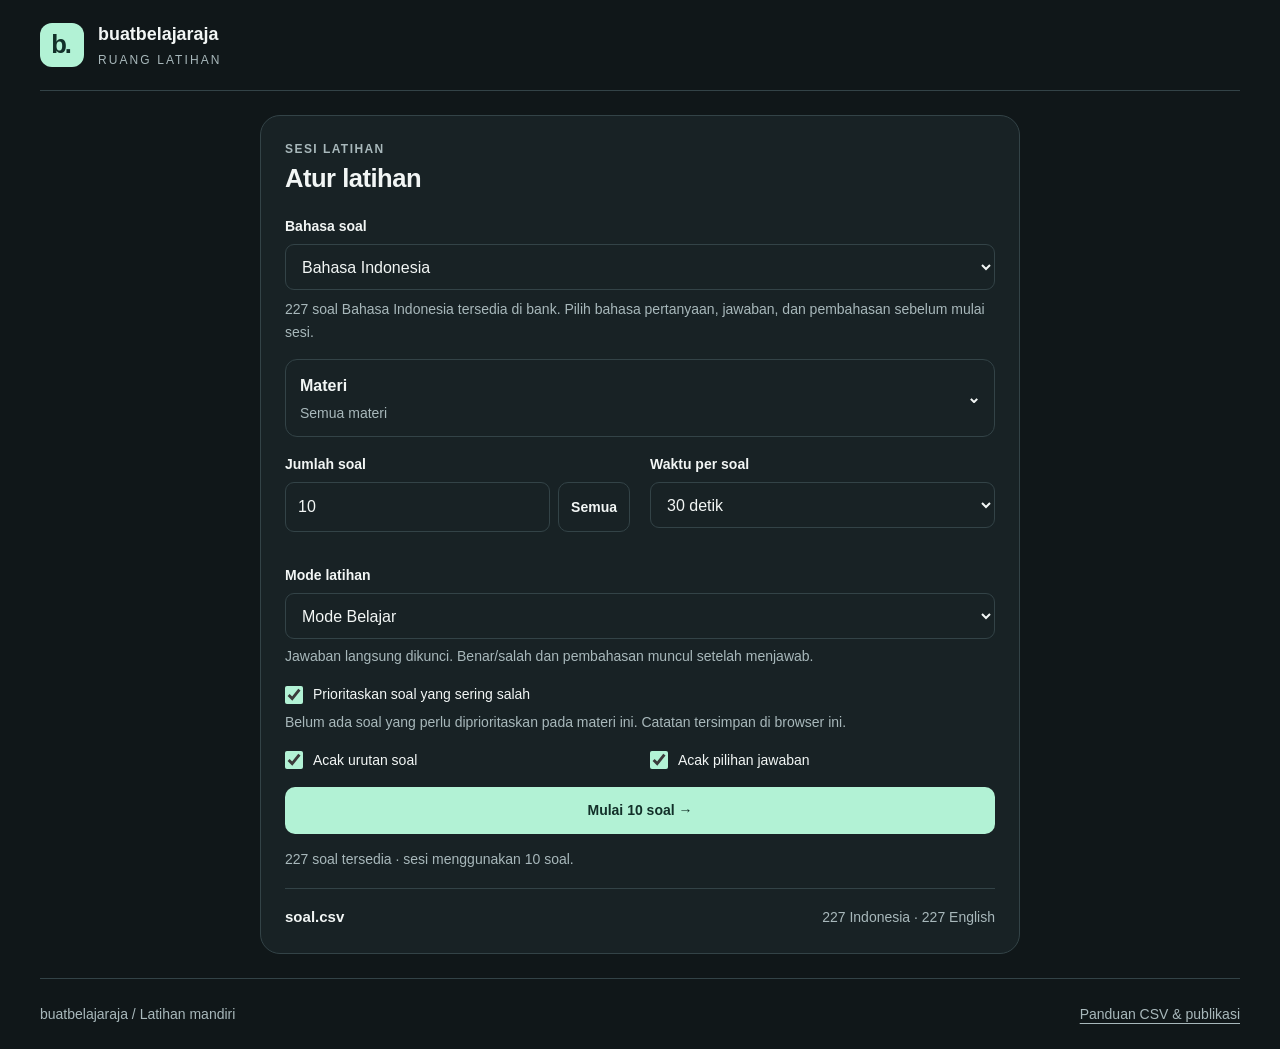
<file: index.html>
<!doctype html>
<html lang="id">
<head>
  <meta charset="utf-8">
  <meta name="viewport" content="width=device-width,initial-scale=1">
  <meta name="description" content="Latihan kuis jaringan dengan jawaban interaktif, pembahasan, dan bank soal CSV milikmu sendiri.">
  <meta name="theme-color" content="#101719">
  <title>buatbelajaraja — Ruang Latihan</title>
  <link rel="stylesheet" href="./style.css?v=5a0716dc68b0">
  <script src="./quiz-core.js?v=5a0716dc68b0" defer></script>
  <script src="./curriculum.js?v=5a0716dc68b0" defer></script>
  <script src="./practice-history.js?v=5a0716dc68b0" defer></script>
  <script src="./quiz-session.js?v=5a0716dc68b0" defer></script>
  <script src="./content-format.js?v=5a0716dc68b0" defer></script>
  <script src="./script.js?v=5a0716dc68b0" defer></script>
</head>
<body class="setup-view">
  <a class="skip" href="#workspace">Langsung ke kuis</a>
  <header class="topbar wrap">
    <a class="brand" href="./"><span class="brand-mark" aria-hidden="true">b.</span><span>buatbelajaraja<span class="brand-sub">RUANG LATIHAN</span></span></a>
  </header>
  <main class="wrap layout" id="workspace">
    <aside class="sidebar">
      <div class="eyebrow">SESI LATIHAN</div>
      <h1>Atur latihan</h1>

      <section id="resume-panel" class="resume-panel" aria-labelledby="resume-title" hidden>
        <h2 id="resume-title">Sesi belum selesai</h2><p id="resume-summary"></p>
        <p class="muted small">Jika memakai timer, waktu soal yang sedang terbuka tetap berjalan saat halaman ditutup.</p>
        <div class="resume-actions"><button id="resume-session" class="button primary" type="button">Lanjutkan sesi</button><button id="discard-session" class="text-button" type="button">Buang sesi</button></div>
      </section>
      <p id="resume-notice" class="muted small" role="status" hidden></p>
      <form id="settings">
        <fieldset id="settings-fields">
          <legend class="sr-only">Pengaturan sesi</legend>
          <div class="language-setting"><label for="language">Bahasa soal</label><select id="language" aria-describedby="language-help"><option value="id" selected>Bahasa Indonesia</option><option value="en">English</option></select><p id="language-help" class="muted small" role="status">Pilih bahasa pertanyaan, pilihan jawaban, dan pembahasan.</p></div>
          <details id="material-picker" class="material-picker">
            <summary id="material-toggle"><span>Materi<span id="material-summary" class="muted small">Semua materi</span></span><span aria-hidden="true">⌄</span></summary>
            <div class="material-fields">
              <label for="material-search">Cari materi</label>
              <div class="search-row"><input id="material-search" type="search" placeholder="Cari HSRP, EIGRP, atau 8.6" autocomplete="off" aria-controls="search-results" aria-describedby="search-status"><button id="search-clear" class="text-button" type="button" hidden>Hapus</button></div>
              <p id="search-status" class="muted small" role="status" aria-live="polite" hidden></p>
              <ul id="search-results" class="search-results" aria-label="Hasil pencarian materi" hidden></ul>
              <label for="module">Chapter / modul</label>
              <select id="module"><option value="">Pilih modul</option></select>
              <label for="submodule">Submodul</label>
              <select id="submodule" disabled><option value="">Pilih modul terlebih dahulu</option></select>
              <button id="add-material" class="button secondary full" type="button" disabled>Tambahkan materi</button>
              <p class="muted small">Tambahkan beberapa modul atau submodul. Tanpa pilihan khusus, semua materi digunakan.</p>
              <ul id="selected-materials" class="selected-materials" aria-label="Materi terpilih"></ul>
              <button id="clear-materials" class="text-button" type="button" hidden>Gunakan semua materi</button>
              <p id="selection-announcement" class="sr-only" role="status" aria-live="polite"></p>
              <p id="selection-detail" class="muted small"></p>
            </div>
          </details>
          <div class="setting-group"><label for="count">Jumlah soal</label>
          <div class="count-row"><input id="count" type="number" min="1" max="5000" step="1" value="10" required inputmode="numeric" aria-describedby="bank-status"><button id="all-questions" class="button secondary" type="button">Semua</button></div></div>
          <div class="setting-group"><label for="duration">Waktu per soal</label>
          <select id="duration"><option value="0">Tanpa timer</option><option value="10">10 detik</option><option value="20">20 detik</option><option value="30" selected>30 detik</option><option value="45">45 detik</option></select></div>
          <div class="mode-setting"><label for="mode">Mode latihan</label><select id="mode" aria-describedby="mode-help"><option value="study">Mode Belajar</option><option value="exam">Mode Ujian</option></select><p id="mode-help" class="muted small">Benar/salah dan pembahasan muncul setelah menjawab.</p></div>
          <div class="priority-setting"><label class="check"><input type="checkbox" id="prioritize-mistakes" checked aria-describedby="priority-status"><span>Prioritaskan soal yang sering salah</span></label><p id="priority-status" class="muted small" role="status">Catatan latihan tersimpan di browser ini.</p></div>
          <label class="check"><input type="checkbox" id="shuffle-questions" checked><span>Acak urutan soal</span></label>
          <label class="check"><input type="checkbox" id="shuffle-options" checked><span>Acak pilihan jawaban</span></label>
          <button class="button primary full" id="start" type="submit" disabled>Mulai latihan <span aria-hidden="true">→</span></button>
        </fieldset>
      </form>
      <p id="bank-status" class="muted small" role="status">Memuat bank soal…</p>
      <div class="sidebar-bottom"><span class="eyebrow">BANK SOAL AKTIF</span><strong id="source-name">soal.csv</strong><span id="bank-count" class="muted small">—</span></div>
    </aside>
    <section class="main-panel" id="main-panel" aria-label="Area latihan" hidden>
      <section id="quiz" class="panel" hidden>
        <div class="panel-top"><span class="pill" id="topic-label"></span><div class="quiz-indicators"><span class="mode-badge" id="session-mode">Mode Belajar</span><span class="muted small" id="question-progress"></span><span id="timer" class="timer" role="timer" aria-label="Sisa waktu" aria-live="off">30 dtk</span></div></div>
        <progress id="progress-bar" max="10" value="0" aria-label="Jumlah soal terjawab"></progress>
        <div class="question-body">
          <div class="question-meta"><span id="question-number" class="eyebrow"></span><span id="live-score" class="muted small"></span></div>
          <h2 id="question-text" tabindex="-1"></h2>
          <div id="options" class="options" aria-label="Pilihan jawaban"></div>
          <div id="feedback" class="feedback" role="status" aria-live="polite" hidden><strong id="feedback-title"></strong><div id="feedback-text"></div></div>
          <div class="quiz-actions"><button id="end-session" class="text-button" type="button">Akhiri sesi</button><button id="next" class="button primary" type="button" disabled>Soal berikutnya <span aria-hidden="true">→</span></button></div>
        </div>
      </section>
      <section id="results" class="panel" hidden>
        <div class="panel-top"><span class="pill">HASIL LATIHAN</span><span id="result-count" class="muted small"></span></div>
        <div class="result-body">
          <div class="result-heading"><div><p class="eyebrow">SKORMU</p><div class="result-score"><span id="score-number">0</span><span>/ 100</span></div></div><div><h2 id="result-title" tabindex="-1"></h2><p id="result-summary" class="muted"></p></div></div>
          <div class="result-actions"><button id="retry" class="button primary" type="button">Latihan lagi</button><button id="retry-wrong" class="button secondary" type="button">Ulangi yang belum benar</button></div>
          <div class="review-heading"><h3>Ulasan jawaban</h3><span class="muted small">Pelajari kembali setiap soal</span></div>
          <div id="review-list"></div>
        </div>
      </section>
      <p class="under-panel" id="session-hint"></p><p class="under-panel" id="save-status" role="status"></p>
    </section>
  </main>
  <footer class="wrap footer"><span>buatbelajaraja <span class="muted">/</span> Latihan mandiri</span><a href="./panduan.html" target="_blank" rel="noopener">Panduan CSV & publikasi</a></footer>
  <dialog id="end-dialog" aria-labelledby="end-title"><div class="dialog-head"><h2 id="end-title">Akhiri latihan?</h2></div><p id="end-description">Soal yang belum dijawab bernilai 0.</p><div class="result-actions"><button id="continue-session" class="button secondary" type="button">Lanjut latihan</button><button id="confirm-end" class="button primary" type="button">Lihat hasil</button></div></dialog>
  <dialog id="discard-dialog" aria-labelledby="discard-title"><h2 id="discard-title">Buang sesi tersimpan?</h2><p>Posisi sesi ini akan dihapus. Catatan jawaban yang sudah masuk ke riwayat latihan tetap disimpan.</p><div class="result-actions"><button id="cancel-discard" class="button secondary" type="button">Batal</button><button id="confirm-discard" class="button primary" type="button">Buang sesi</button></div></dialog>
</body>
</html>
</file>
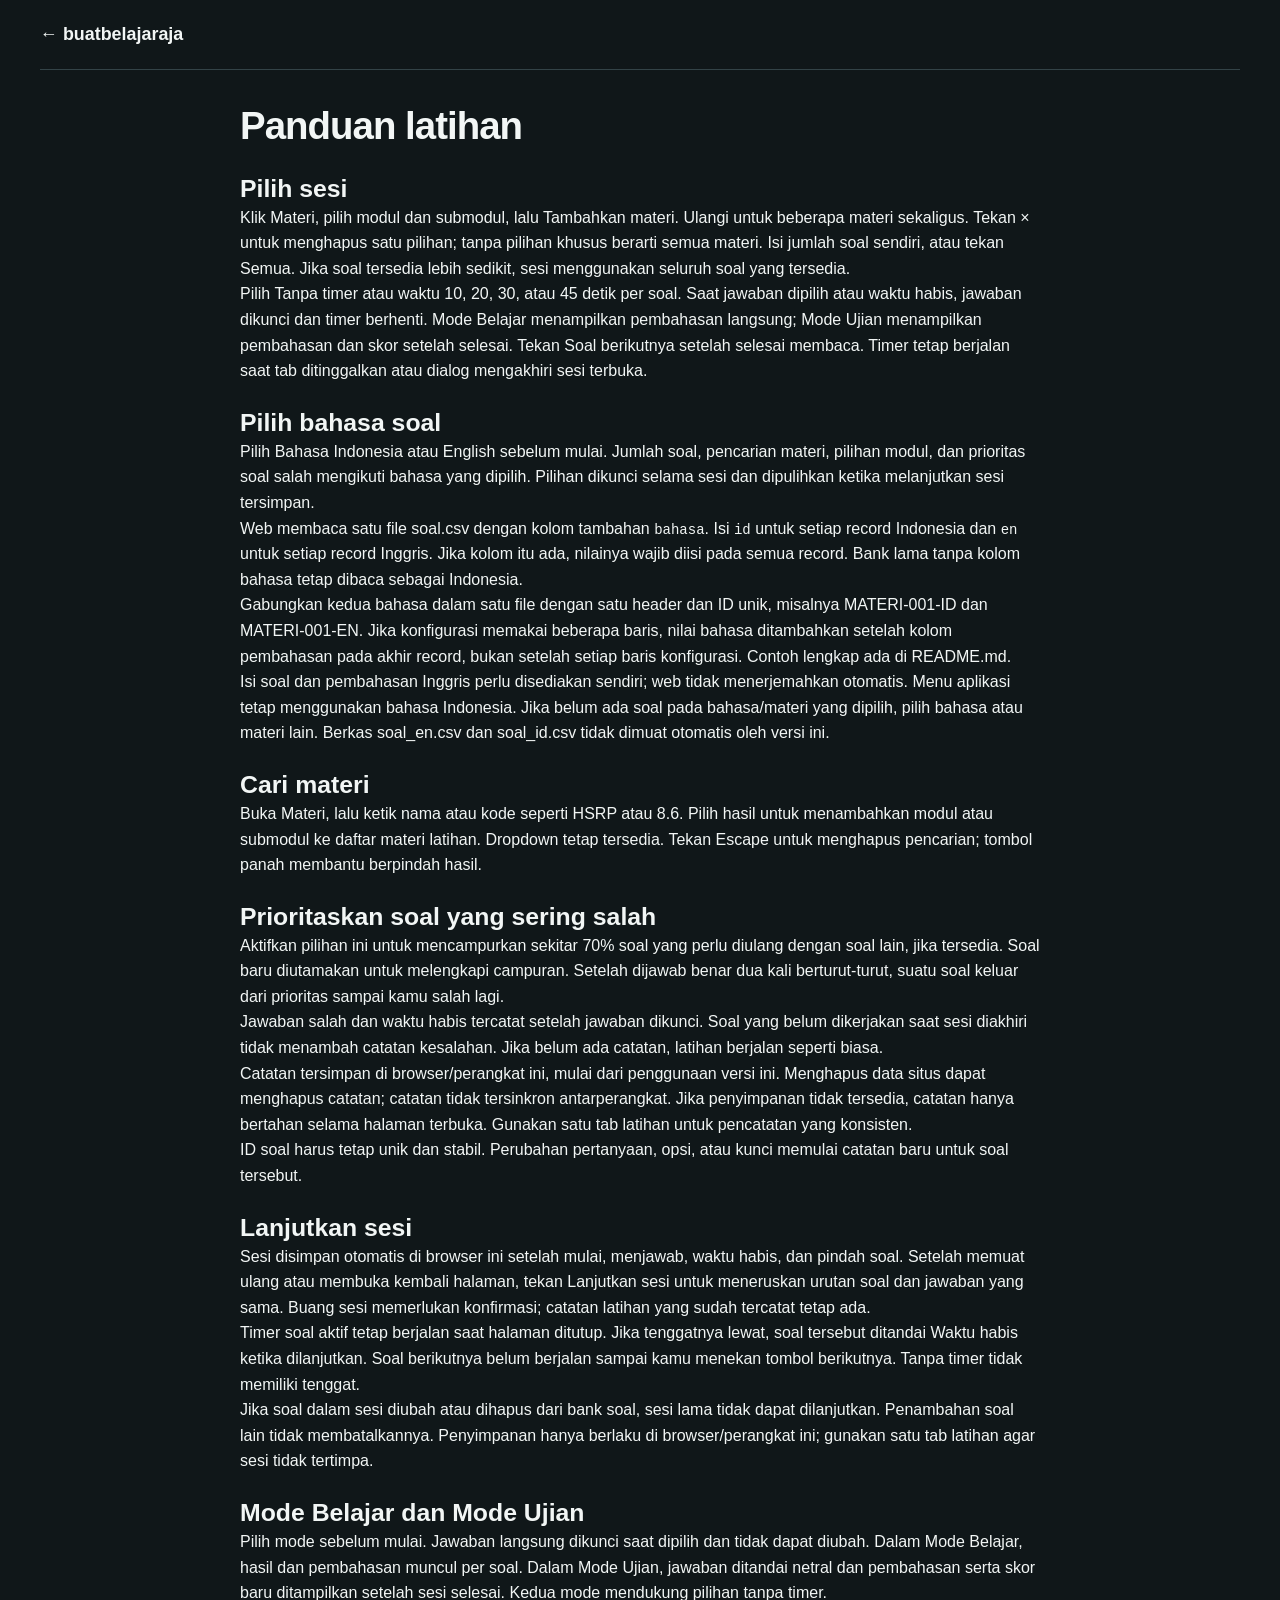
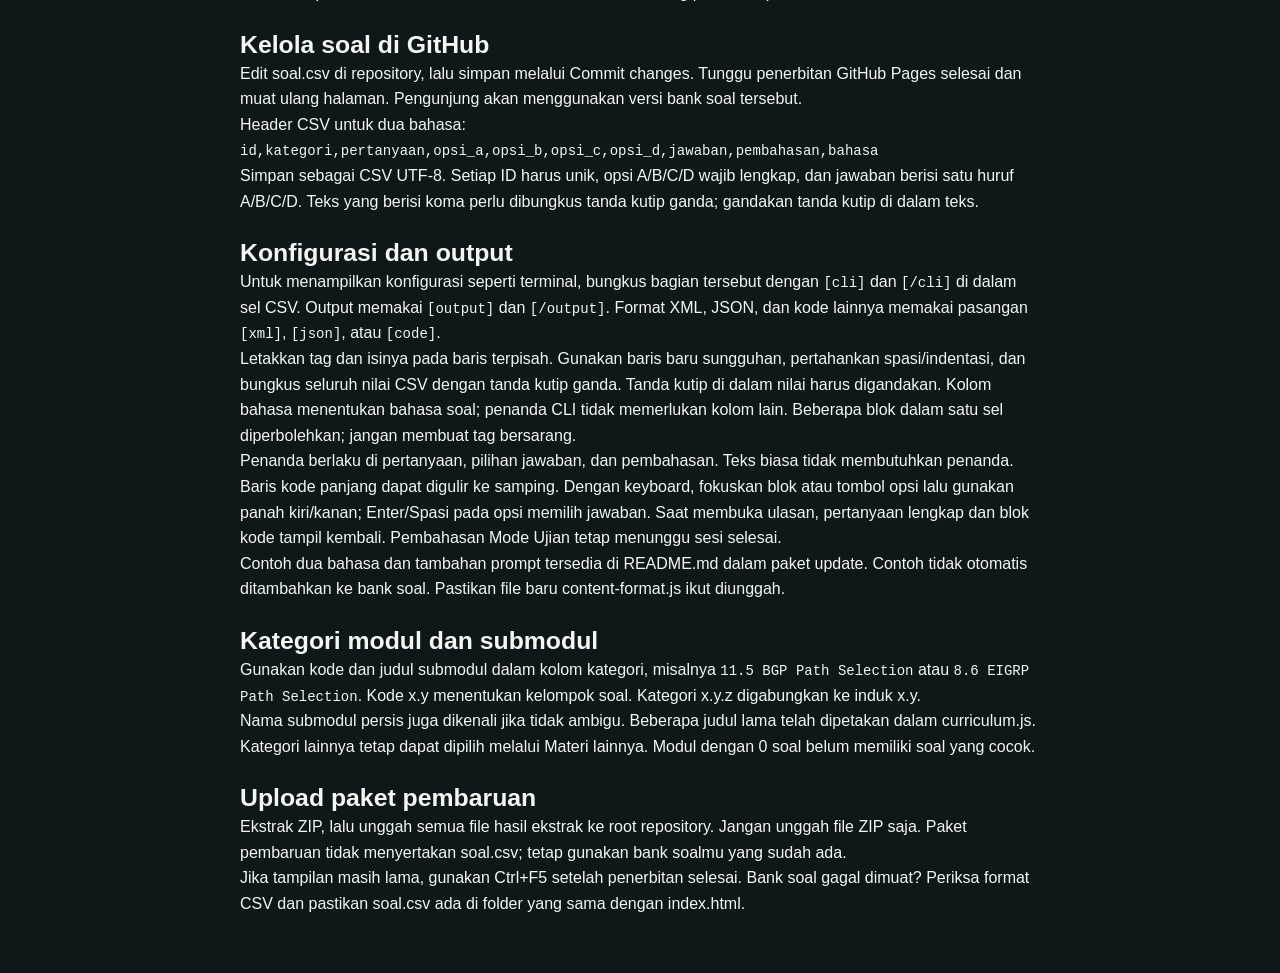
<file: panduan.html>
<!doctype html><html lang="id"><head><meta charset="utf-8"><meta name="viewport" content="width=device-width,initial-scale=1"><title>Panduan — buatbelajaraja</title><link rel="stylesheet" href="./style.css?v=5a0716dc68b0"></head><body><header class="topbar wrap"><a class="brand" href="./">← buatbelajaraja</a></header><main class="wrap" style="max-width:800px;padding-block:32px"><h1>Panduan latihan</h1><section style="margin-block:24px"><h2>Pilih sesi</h2><p>Klik Materi, pilih modul dan submodul, lalu Tambahkan materi. Ulangi untuk beberapa materi sekaligus. Tekan × untuk menghapus satu pilihan; tanpa pilihan khusus berarti semua materi. Isi jumlah soal sendiri, atau tekan Semua. Jika soal tersedia lebih sedikit, sesi menggunakan seluruh soal yang tersedia.</p><p>Pilih Tanpa timer atau waktu 10, 20, 30, atau 45 detik per soal. Saat jawaban dipilih atau waktu habis, jawaban dikunci dan timer berhenti. Mode Belajar menampilkan pembahasan langsung; Mode Ujian menampilkan pembahasan dan skor setelah selesai. Tekan Soal berikutnya setelah selesai membaca. Timer tetap berjalan saat tab ditinggalkan atau dialog mengakhiri sesi terbuka.</p></section><section style="margin-block:24px"><h2>Pilih bahasa soal</h2><p>Pilih Bahasa Indonesia atau English sebelum mulai. Jumlah soal, pencarian materi, pilihan modul, dan prioritas soal salah mengikuti bahasa yang dipilih. Pilihan dikunci selama sesi dan dipulihkan ketika melanjutkan sesi tersimpan.</p><p>Web membaca satu file soal.csv dengan kolom tambahan <code>bahasa</code>. Isi <code>id</code> untuk setiap record Indonesia dan <code>en</code> untuk setiap record Inggris. Jika kolom itu ada, nilainya wajib diisi pada semua record. Bank lama tanpa kolom bahasa tetap dibaca sebagai Indonesia.</p><p>Gabungkan kedua bahasa dalam satu file dengan satu header dan ID unik, misalnya MATERI-001-ID dan MATERI-001-EN. Jika konfigurasi memakai beberapa baris, nilai bahasa ditambahkan setelah kolom pembahasan pada akhir record, bukan setelah setiap baris konfigurasi. Contoh lengkap ada di README.md.</p><p>Isi soal dan pembahasan Inggris perlu disediakan sendiri; web tidak menerjemahkan otomatis. Menu aplikasi tetap menggunakan bahasa Indonesia. Jika belum ada soal pada bahasa/materi yang dipilih, pilih bahasa atau materi lain. Berkas soal_en.csv dan soal_id.csv tidak dimuat otomatis oleh versi ini.</p></section><section style="margin-block:24px"><h2>Cari materi</h2><p>Buka Materi, lalu ketik nama atau kode seperti HSRP atau 8.6. Pilih hasil untuk menambahkan modul atau submodul ke daftar materi latihan. Dropdown tetap tersedia. Tekan Escape untuk menghapus pencarian; tombol panah membantu berpindah hasil.</p></section><section style="margin-block:24px"><h2>Prioritaskan soal yang sering salah</h2><p>Aktifkan pilihan ini untuk mencampurkan sekitar 70% soal yang perlu diulang dengan soal lain, jika tersedia. Soal baru diutamakan untuk melengkapi campuran. Setelah dijawab benar dua kali berturut-turut, suatu soal keluar dari prioritas sampai kamu salah lagi.</p><p>Jawaban salah dan waktu habis tercatat setelah jawaban dikunci. Soal yang belum dikerjakan saat sesi diakhiri tidak menambah catatan kesalahan. Jika belum ada catatan, latihan berjalan seperti biasa.</p><p>Catatan tersimpan di browser/perangkat ini, mulai dari penggunaan versi ini. Menghapus data situs dapat menghapus catatan; catatan tidak tersinkron antarperangkat. Jika penyimpanan tidak tersedia, catatan hanya bertahan selama halaman terbuka. Gunakan satu tab latihan untuk pencatatan yang konsisten.</p><p>ID soal harus tetap unik dan stabil. Perubahan pertanyaan, opsi, atau kunci memulai catatan baru untuk soal tersebut.</p></section><section style="margin-block:24px"><h2>Lanjutkan sesi</h2><p>Sesi disimpan otomatis di browser ini setelah mulai, menjawab, waktu habis, dan pindah soal. Setelah memuat ulang atau membuka kembali halaman, tekan Lanjutkan sesi untuk meneruskan urutan soal dan jawaban yang sama. Buang sesi memerlukan konfirmasi; catatan latihan yang sudah tercatat tetap ada.</p><p>Timer soal aktif tetap berjalan saat halaman ditutup. Jika tenggatnya lewat, soal tersebut ditandai Waktu habis ketika dilanjutkan. Soal berikutnya belum berjalan sampai kamu menekan tombol berikutnya. Tanpa timer tidak memiliki tenggat.</p><p>Jika soal dalam sesi diubah atau dihapus dari bank soal, sesi lama tidak dapat dilanjutkan. Penambahan soal lain tidak membatalkannya. Penyimpanan hanya berlaku di browser/perangkat ini; gunakan satu tab latihan agar sesi tidak tertimpa.</p></section><section style="margin-block:24px"><h2>Mode Belajar dan Mode Ujian</h2><p>Pilih mode sebelum mulai. Jawaban langsung dikunci saat dipilih dan tidak dapat diubah. Dalam Mode Belajar, hasil dan pembahasan muncul per soal. Dalam Mode Ujian, jawaban ditandai netral dan pembahasan serta skor baru ditampilkan setelah sesi selesai. Kedua mode mendukung pilihan tanpa timer.</p></section><section style="margin-block:24px"><h2>Kelola soal di GitHub</h2><p>Edit soal.csv di repository, lalu simpan melalui Commit changes. Tunggu penerbitan GitHub Pages selesai dan muat ulang halaman. Pengunjung akan menggunakan versi bank soal tersebut.</p><p>Header CSV untuk dua bahasa:</p><p><code>id,kategori,pertanyaan,opsi_a,opsi_b,opsi_c,opsi_d,jawaban,pembahasan,bahasa</code></p><p>Simpan sebagai CSV UTF-8. Setiap ID harus unik, opsi A/B/C/D wajib lengkap, dan jawaban berisi satu huruf A/B/C/D. Teks yang berisi koma perlu dibungkus tanda kutip ganda; gandakan tanda kutip di dalam teks.</p></section><section style="margin-block:24px"><h2>Konfigurasi dan output</h2><p>Untuk menampilkan konfigurasi seperti terminal, bungkus bagian tersebut dengan <code>[cli]</code> dan <code>[/cli]</code> di dalam sel CSV. Output memakai <code>[output]</code> dan <code>[/output]</code>. Format XML, JSON, dan kode lainnya memakai pasangan <code>[xml]</code>, <code>[json]</code>, atau <code>[code]</code>.</p><p>Letakkan tag dan isinya pada baris terpisah. Gunakan baris baru sungguhan, pertahankan spasi/indentasi, dan bungkus seluruh nilai CSV dengan tanda kutip ganda. Tanda kutip di dalam nilai harus digandakan. Kolom bahasa menentukan bahasa soal; penanda CLI tidak memerlukan kolom lain. Beberapa blok dalam satu sel diperbolehkan; jangan membuat tag bersarang.</p><p>Penanda berlaku di pertanyaan, pilihan jawaban, dan pembahasan. Teks biasa tidak membutuhkan penanda. Baris kode panjang dapat digulir ke samping. Dengan keyboard, fokuskan blok atau tombol opsi lalu gunakan panah kiri/kanan; Enter/Spasi pada opsi memilih jawaban. Saat membuka ulasan, pertanyaan lengkap dan blok kode tampil kembali. Pembahasan Mode Ujian tetap menunggu sesi selesai.</p><p>Contoh dua bahasa dan tambahan prompt tersedia di README.md dalam paket update. Contoh tidak otomatis ditambahkan ke bank soal. Pastikan file baru content-format.js ikut diunggah.</p></section><section style="margin-block:24px"><h2>Kategori modul dan submodul</h2><p>Gunakan kode dan judul submodul dalam kolom kategori, misalnya <code>11.5 BGP Path Selection</code> atau <code>8.6 EIGRP Path Selection</code>. Kode x.y menentukan kelompok soal. Kategori x.y.z digabungkan ke induk x.y.</p><p>Nama submodul persis juga dikenali jika tidak ambigu. Beberapa judul lama telah dipetakan dalam curriculum.js. Kategori lainnya tetap dapat dipilih melalui Materi lainnya. Modul dengan 0 soal belum memiliki soal yang cocok.</p></section><section style="margin-block:24px"><h2>Upload paket pembaruan</h2><p>Ekstrak ZIP, lalu unggah semua file hasil ekstrak ke root repository. Jangan unggah file ZIP saja. Paket pembaruan tidak menyertakan soal.csv; tetap gunakan bank soalmu yang sudah ada.</p><p>Jika tampilan masih lama, gunakan Ctrl+F5 setelah penerbitan selesai. Bank soal gagal dimuat? Periksa format CSV dan pastikan soal.csv ada di folder yang sama dengan index.html.</p></section></main></body></html>
</file>
<file: style.css>
:root{color-scheme:dark;--bg:#101719;--surface:#182225;--surface-2:#202d31;--border:#334347;--text:#f2f6f5;--muted:#a8b8bb;--accent:#b2f2d5;--ink:#123029;--danger:#ffc1b5;--radius:20px;font-family:Inter,"Segoe UI",Arial,sans-serif;font-size:16px;line-height:1.6}
*{box-sizing:border-box}body{margin:0;background:var(--bg);color:var(--text)}[hidden]{display:none!important}button,input,select{font:inherit}button,a,input,select,summary{-webkit-tap-highlight-color:transparent}button{cursor:pointer}button:disabled{cursor:not-allowed;opacity:.45}a{color:var(--accent);text-underline-offset:4px}a:hover{color:#fff}button:focus-visible,a:focus-visible,input:focus-visible,select:focus-visible,summary:focus-visible{outline:3px solid var(--accent);outline-offset:4px}h1,h2,h3,p{margin:0}h1,h2,h3{line-height:1.25}h1{font-size:2.4rem;font-weight:650;letter-spacing:-.06rem}h2{font-size:1.55rem;font-weight:600}h3{font-size:1.15rem}.wrap{width:min(1200px,calc(100% - 72px));margin-inline:auto}.topbar{display:flex;justify-content:space-between;align-items:center;gap:20px;padding-block:28px;border-bottom:1px solid var(--border)}.brand{display:flex;align-items:center;gap:14px;text-decoration:none;color:var(--text);font-size:1.12rem;font-weight:600}.brand-mark{display:grid;place-items:center;inline-size:44px;block-size:44px;border-radius:12px;background:var(--accent);color:var(--ink);font-size:1.6rem;font-weight:750;letter-spacing:-2px;padding-right:3px}.brand-sub{display:block;font-size:.75rem;font-weight:500;letter-spacing:.13rem;color:var(--muted);margin-top:2px}.layout{display:grid;grid-template-columns:270px minmax(0,1fr);gap:52px;padding-block:44px 24px;min-height:calc(100vh - 190px)}.sidebar{display:flex;flex-direction:column;align-items:stretch}.eyebrow{font-size:.75rem;letter-spacing:.12em;font-weight:600;color:var(--muted)}.sidebar h1{margin:15px 0}.intro{color:var(--muted);margin-bottom:30px}fieldset{border:0;margin:0;padding:0;min-width:0}label:not(.check){display:block;margin:16px 0 7px;font-size:.875rem;font-weight:600}select{width:100%;border:1px solid var(--border);background:var(--surface);color:var(--text);padding:11px 34px 11px 13px;border-radius:10px;min-height:46px}.check{display:flex;gap:10px;align-items:center;font-size:.875rem;margin-top:17px;cursor:pointer}.check input{width:18px;height:18px;accent-color:var(--accent);margin:0;flex-shrink:0}.check:last-of-type{margin-bottom:25px}.button{display:inline-flex;align-items:center;justify-content:center;gap:20px;padding:11px 18px;min-height:46px;border:1px solid transparent;border-radius:10px;text-decoration:none;font-size:.875rem;font-weight:650;transition:background .15s,transform .15s}.button.primary{background:var(--accent);color:var(--ink)}.button.primary:hover:enabled{background:#d0ffe8}.button.secondary{background:transparent;border-color:var(--border);color:var(--text)}.button.secondary:hover:enabled{background:var(--surface-2)}.full{width:100%;justify-content:space-between}.muted{color:var(--muted)}.small{font-size:.875rem}#bank-status{margin-top:14px;overflow-wrap:anywhere}.sidebar-bottom{display:grid;gap:5px;margin-top:auto;padding-top:38px}.sidebar-bottom strong{font-size:.94rem;overflow-wrap:anywhere}.panel{background:var(--surface);border:1px solid var(--border);border-radius:var(--radius);overflow:hidden}.panel-top{padding:22px 27px;display:flex;align-items:center;justify-content:space-between;gap:14px;flex-wrap:wrap;border-bottom:1px solid var(--border)}.pill{font-size:.75rem;letter-spacing:.07em;font-weight:650;display:inline-block;border:1px solid #4e7166;border-radius:99px;padding:4px 11px;color:var(--accent);overflow-wrap:anywhere;max-width:100%}.welcome-content{padding:40px 34px 44px}.big-number{font-size:6.8rem;line-height:1.1;font-weight:300;letter-spacing:-.3rem;color:var(--accent);margin-bottom:34px}.big-number span{font-weight:200;display:inline-block;font-size:4rem;margin-left:20px;vertical-align:middle;color:#526c65}.welcome h2{font-size:1.85rem;letter-spacing:-.035rem}.welcome p{margin:14px 0 30px;color:var(--muted);max-width:430px}.welcome-footer{padding:19px 27px;border-top:1px solid var(--border);display:flex;justify-content:space-between;gap:15px;flex-wrap:wrap;font-size:.875rem;color:var(--muted)}.under-panel{color:var(--muted);font-size:.875rem;text-align:center;margin-top:18px}.question-body{padding:26px 28px 24px}.question-meta{display:flex;justify-content:space-between;gap:14px;margin-bottom:20px}#question-text{font-size:1.45rem;line-height:1.55;margin-bottom:26px;white-space:pre-wrap;overflow-wrap:anywhere;outline:none}.options{display:grid;gap:12px}.option{width:100%;text-align:left;display:flex;align-items:flex-start;gap:15px;border:1px solid var(--border);border-radius:12px;padding:15px 17px;background:transparent;color:var(--text);transition:background .15s,border-color .15s;line-height:1.5}.option:hover:enabled{background:var(--surface-2);border-color:#839896}.option:disabled{opacity:1;cursor:default}.option-letter{flex:0 0 30px;min-height:30px;border:1px solid #506266;border-radius:7px;display:grid;place-items:center;font-size:.875rem;color:var(--muted)}.option-copy{padding-block:2px;min-width:0;white-space:pre-wrap;overflow-wrap:anywhere;flex:1}.option-status{font-size:.75rem;align-self:center;flex-shrink:0}.option.correct{background:#1b3a2e;border-color:#89caa9}.option.correct .option-letter{background:var(--accent);color:var(--ink);border-color:var(--accent)}.option.wrong{background:#3c2927;border-color:#e4a798}.option.wrong .option-letter{background:var(--danger);border-color:var(--danger);color:#3b221e}.feedback{background:#20382f;border-left:3px solid var(--accent);padding:17px 19px;margin-top:24px;border-radius:0 10px 10px 0}.feedback.wrong{background:#352b28;border-color:var(--danger)}.feedback strong{color:var(--accent)}.feedback.wrong strong{color:var(--danger)}.feedback p{margin-top:6px;white-space:pre-wrap;overflow-wrap:anywhere}.quiz-actions{display:flex;align-items:center;justify-content:space-between;gap:15px;margin-top:28px}.text-button{background:none;border:0;color:var(--muted);text-decoration:underline;text-underline-offset:4px;padding:10px 0;font-size:.875rem}.text-button:hover{color:var(--text)}progress{display:block;width:100%;height:4px;appearance:none;border:0;background:var(--surface-2)}progress::-webkit-progress-bar{background:var(--surface-2)}progress::-webkit-progress-value{background:var(--accent)}progress::-moz-progress-bar{background:var(--accent)}.result-body{padding:30px 28px}.result-heading{display:flex;gap:28px;align-items:center;flex-wrap:wrap}.result-score{font-size:4.7rem;font-weight:550;line-height:1.15;color:var(--accent);letter-spacing:-.15rem;margin-top:10px}.result-score>span:last-child{font-size:1rem;color:var(--muted);letter-spacing:0;margin-left:10px}.result-heading h2{margin-bottom:8px}.result-heading>div:last-child{flex:1;min-width:190px}.result-actions{display:flex;gap:12px;flex-wrap:wrap;margin-top:25px}.review-heading{display:flex;align-items:center;justify-content:space-between;flex-wrap:wrap;gap:10px;margin:34px 0 10px;padding-top:24px;border-top:1px solid var(--border)}.review-item{border-bottom:1px solid var(--border);padding:18px 0}.review-item summary{display:flex;align-items:flex-start;gap:12px;cursor:pointer;list-style:none}.review-item summary::-webkit-details-marker{display:none}.review-icon{font-size:.875rem;flex:0 0 24px;text-align:center;border-radius:99px;background:#283b32;color:var(--accent)}.review-item.wrong .review-icon{color:var(--danger);background:#3c2927}.review-title{white-space:pre-wrap;overflow-wrap:anywhere;flex:1}.review-caret{color:var(--muted)}.review-answer{padding:14px 0 0 36px;overflow-wrap:anywhere;font-size:.94rem}.review-answer p{margin:6px 0;white-space:pre-wrap}.review-answer .explanation{color:var(--muted);margin-top:12px}.footer{padding-block:24px;display:flex;gap:20px;justify-content:space-between;border-top:1px solid var(--border);font-size:.875rem;color:var(--muted)}.footer a{color:var(--muted)}dialog{color:var(--text);background:var(--surface);border:1px solid var(--border);border-radius:20px;width:min(610px,calc(100% - 32px));max-height:88dvh;padding:28px;box-shadow:0 24px 90px #0006;overflow-y:auto}dialog::backdrop{background:#000a;backdrop-filter:blur(4px)}.dialog-head{display:flex;justify-content:space-between;align-items:flex-start;gap:20px;margin-bottom:16px}.dialog-head .eyebrow{margin-bottom:6px}.close-button{background:transparent;border:1px solid var(--border);border-radius:8px;color:var(--muted);font-size:1.5rem;line-height:1;width:38px;height:38px;flex-shrink:0}.upload-area{display:grid;gap:12px;padding:22px;margin-top:24px;border:1px dashed #68817b;border-radius:12px;background:#1c2b2b}.upload-area label{margin:0!important}.upload-area input{width:100%;min-width:0;font-size:.875rem}.upload-area input::file-selector-button{padding:9px 13px;margin-right:10px;border:1px solid var(--border);border-radius:6px;background:var(--surface-2);color:var(--text);cursor:pointer}.notice{font-size:.875rem;color:var(--muted);margin-top:16px}.dialog-links{display:flex;align-items:center;justify-content:space-between;gap:15px;flex-wrap:wrap;margin:20px 0;font-size:.875rem}.format-details{font-size:.875rem;border-top:1px solid var(--border);padding-top:18px}.format-details summary{cursor:pointer}.format-details p{margin-top:12px}.format-details a{display:inline-block;margin-top:10px}code{font-family:ui-monospace,Consolas,monospace;font-size:.875em;overflow-wrap:anywhere}.import-preview,.import-message{margin-top:20px;padding:16px;border:1px solid #5c8774;border-radius:10px}.import-preview p{margin:7px 0 14px;overflow-wrap:anywhere}.import-message{border-color:#e4a798;color:var(--danger);white-space:pre-wrap}.skip{position:absolute;left:20px;top:-100px;padding:12px;background:var(--accent);color:var(--ink);z-index:100}.skip:focus{top:10px}.sr-only{position:absolute;width:1px;height:1px;padding:0;margin:-1px;overflow:hidden;clip:rect(0,0,0,0);white-space:nowrap;border:0}
@media(min-width:1400px){.layout{gap:72px;padding-block:55px 36px}}
@media(max-width:950px){.wrap{width:calc(100% - 40px)}.layout{grid-template-columns:230px minmax(0,1fr);gap:24px}h1{font-size:2rem}.question-body,.result-body{padding:24px 20px}.panel-top{padding:20px}.option{gap:10px;padding:13px}.option-status{display:none}.welcome-content{padding:32px 24px}}
@media(max-width:700px){.wrap{width:calc(100% - 32px)}.topbar{padding-block:19px}.brand{font-size:1rem}.brand-sub{font-size:.75rem}.brand-mark{width:39px;height:39px}.layout{display:flex;flex-direction:column;gap:24px;padding-top:25px;min-height:auto}.sidebar h1{font-size:1.85rem}.sidebar h1 br{display:none}.intro{margin-bottom:10px}.sidebar-bottom{padding-top:20px}.sidebar-bottom .eyebrow{display:none}fieldset{display:grid;grid-template-columns:1fr 1fr;column-gap:16px}fieldset label[for=category]{grid-column:1;grid-row:1}#category{grid-column:1;grid-row:2}fieldset label[for=count]{grid-column:2;grid-row:1}#count{grid-column:2;grid-row:2}.check{align-items:flex-start}.check:last-of-type{margin-bottom:0}#start{grid-column:1/-1;margin-top:20px}body.session-active .sidebar h1,body.session-active .sidebar .intro,body.session-active .sidebar>.eyebrow,body.session-active .sidebar form,body.session-active #bank-status{display:none}body.session-active .sidebar-bottom{padding-top:0;display:flex;justify-content:space-between;gap:12px}.welcome-content{padding:26px 22px}.big-number{font-size:5rem;margin-bottom:26px}.welcome h2{font-size:1.6rem}.welcome-footer{padding:16px 20px}.question-body{padding:23px 18px}#question-text{font-size:1.25rem}.quiz-actions{gap:10px}.quiz-actions .button{gap:8px;padding-inline:14px}.result-body{padding:24px 18px}.result-score{font-size:4rem}.review-heading .small{display:none}.footer{flex-direction:column;gap:10px;margin-top:12px}dialog{padding:22px}.under-panel{font-size:.8rem}}
@media(prefers-reduced-motion:reduce){*{scroll-behavior:auto!important;transition:none!important}}
/* Compact session settings and two-level curriculum picker */
.sidebar h1{font-size:1.6rem;letter-spacing:-.02em;margin:8px 0 22px}
.sidebar,.main-panel{min-width:0}
#settings-fields{display:block;min-width:0}
#settings-fields>label:not(.check){display:block;margin:18px 0 7px;font-size:.875rem;font-weight:600}
#settings-fields select,#count{width:100%;min-width:0;padding:11px 12px;background:var(--surface);color:var(--text);border:1px solid var(--border);border-radius:9px;font-size:1rem}
.material-picker{border:1px solid var(--border);border-radius:12px;background:var(--surface)}
.material-picker>summary{list-style:none;cursor:pointer;display:flex;align-items:center;justify-content:space-between;gap:12px;padding:13px 14px;font-weight:600}
.material-picker>summary::-webkit-details-marker{display:none}
.material-picker>summary>span:first-child{min-width:0}
.material-picker[open]>summary{border-bottom:1px solid var(--border)}
#material-summary{display:block;font-weight:400;white-space:normal;overflow-wrap:anywhere;margin-top:4px;line-height:1.45}
.material-fields{padding:0 12px 14px}.material-fields label{display:block;margin:14px 0 6px;font-size:.875rem}
.material-fields select{font-size:.875rem!important}#selection-detail{margin-top:10px;overflow-wrap:anywhere}
.count-row{display:flex;gap:8px}.count-row input{flex:1}.count-row .button{padding:10px 12px;font-size:.875rem}
.quiz-indicators{display:flex;align-items:center;gap:14px;flex-wrap:wrap}.timer{padding:5px 10px;border:1px solid var(--border);border-radius:8px;font-size:.875rem;min-width:72px;text-align:center;font-variant-numeric:tabular-nums;color:var(--accent)}
.timer.urgent{color:var(--danger);border-color:var(--danger)}.question-meta{flex-wrap:wrap}
@media(max-width:700px){#settings-fields{display:block}.sidebar h1{font-size:1.5rem}.material-picker{width:100%}.sidebar-bottom{padding-top:16px}body.session-active .sidebar{display:none}.panel-top{gap:10px}.quiz-actions{flex-wrap:wrap}}
/* Compact setup: keep the first screen focused on session controls. */
.layout{align-items:start;min-height:0;padding-block:24px;gap:28px}
.topbar{padding-block:20px}.sidebar-bottom{margin-top:18px;padding-top:16px}
body.setup-view .layout{display:block;width:min(760px,calc(100% - 40px))}
body.setup-view .sidebar{display:block;padding:24px;background:var(--surface);border:1px solid var(--border);border-radius:var(--radius)}
body.setup-view .sidebar h1{margin:4px 0 20px}
body.setup-view #settings-fields{display:grid;grid-template-columns:minmax(0,1fr) minmax(0,1fr);gap:16px 20px}
body.setup-view .material-picker,body.setup-view .priority-setting,body.setup-view #start{grid-column:1/-1}
.setting-group{min-width:0}.setting-group>label{display:block;margin:14px 0 7px;font-size:.875rem;font-weight:600}
body.setup-view .setting-group>label{margin:0 0 7px}
#settings-fields>.check{margin:12px 0 0}body.setup-view #settings-fields>.check{margin:0}
.priority-setting{margin-top:16px}.priority-setting .check{margin:0 0 6px}body.setup-view .priority-setting{margin-top:0}
#priority-status{font-size:.875rem;line-height:1.5;overflow-wrap:anywhere}
body.setup-view #start{margin-top:0;justify-content:center}
body.setup-view .sidebar-bottom{display:flex;gap:12px;align-items:center;flex-wrap:wrap;border-top:1px solid var(--border)}
body.setup-view .sidebar-bottom .eyebrow{display:none}body.setup-view .sidebar-bottom #bank-count{margin-left:auto}
body.session-active .layout{display:block;max-width:960px}body.session-active .sidebar{display:none}
.search-row{display:flex;align-items:center;gap:10px}.search-row input{flex:1;width:100%;min-width:0;background:var(--bg);border:1px solid var(--border);border-radius:9px;color:var(--text);font-size:1rem;padding:11px 12px}
.search-row .text-button{flex-shrink:0;padding:10px 3px}#search-status{margin-top:10px;line-height:1.5}
.search-results{list-style:none;margin:10px 0 6px;padding:4px;max-height:280px;max-height:min(280px,45dvh);overflow-y:auto;border:1px solid var(--border);border-radius:10px;background:var(--bg)}
.search-results li+li{border-top:1px solid var(--border)}
.search-result{display:flex;flex-direction:column;gap:3px;text-align:left;width:100%;border:0;border-radius:6px;background:transparent;color:var(--text);font-size:.94rem;line-height:1.45;padding:12px;overflow-wrap:anywhere}
.search-result:hover,.search-result:focus-visible{background:var(--surface-2)}.search-result:focus-visible{outline-offset:-3px}
@media(max-width:700px){body.setup-view .layout{width:calc(100% - 24px);padding-block:16px}body.setup-view .sidebar{padding:18px}body.setup-view #settings-fields{gap:14px}body.setup-view #settings-fields>.check{grid-column:1/-1}.footer{padding-block:18px}.search-result{font-size:1rem}}
@media(max-width:380px){body.setup-view #settings-fields{grid-template-columns:minmax(0,1fr)}.setting-group{grid-column:1/-1}}
/* Multiple materials, study/exam modes, and resumable sessions. */
.mode-setting{grid-column:1/-1;min-width:0}.mode-setting>label{display:block;font-size:.875rem;font-weight:600;margin-bottom:7px}#mode-help{margin-top:7px;line-height:1.5}
#add-material{margin:14px 0 10px}.selected-materials{list-style:none;display:flex;flex-wrap:wrap;gap:8px;margin:12px 0 0;padding:0;max-height:190px;overflow-y:auto}
.selected-materials li{display:flex;align-items:center;gap:10px;max-width:100%;padding:7px 10px;border:1px solid #537c6b;border-radius:9px;background:#20382f;font-size:.875rem;line-height:1.5}
.selected-materials li>span{overflow-wrap:anywhere;min-width:0}.remove-material{flex-shrink:0;display:grid;place-items:center;min-width:36px;min-height:36px;background:transparent;border:0;border-radius:6px;font-size:1.35rem;color:var(--accent)}.remove-material:hover{background:var(--surface-2)}
.resume-panel{border:1px solid #537c6b;border-radius:12px;background:#20382f;padding:18px;margin:0 0 22px}.resume-panel h2{font-size:1.1rem}.resume-panel p{margin-top:8px;overflow-wrap:anywhere}.resume-actions{display:flex;flex-wrap:wrap;gap:16px;align-items:center;margin-top:14px}#resume-notice{margin:0 0 18px}
.option.selected{background:#253a43;border-color:#99cddd}.option.selected .option-letter{background:#c0e9f2;color:#162f36;border-color:#c0e9f2}
.feedback.neutral{border-color:#99cddd;background:#25343a}.feedback.neutral strong{color:#c0e9f2}.mode-badge{font-size:.875rem;color:var(--muted)}#save-status{margin-top:7px}.search-result:disabled{opacity:.75}
@media(max-width:700px){.resume-panel{padding:14px}.selected-materials li{width:100%;justify-content:space-between}.quiz-indicators{gap:10px}}

/* Explicit code markers in question, answers and review. No HTML from CSV. */
.rich-content{min-width:0;max-width:100%;white-space:pre-wrap;overflow-wrap:anywhere}
.quiz-prose{display:block;white-space:pre-wrap;overflow-wrap:anywhere}
.code-block{display:block;min-width:0;max-width:100%;margin:14px 0;border:1px solid #3b5259;border-radius:10px;background:#0b1217;color:#e3edf3;overflow:hidden;font-weight:400;letter-spacing:normal;text-align:left;white-space:normal}
.code-label{display:block;padding:7px 12px;background:#15222a;border-bottom:1px solid #30434b;color:#9fcec5;font:600 .875rem/1.4 ui-monospace,SFMono-Regular,Consolas,monospace;letter-spacing:.05em}
.code-content{display:block;max-width:100%;padding:14px 16px;margin:0;overflow-x:auto;white-space:pre;overflow-wrap:normal;word-break:normal;tab-size:4;font:400 .9375rem/1.65 ui-monospace,SFMono-Regular,Consolas,"Liberation Mono",monospace;color:inherit;text-transform:none;user-select:text;-webkit-user-select:text;overscroll-behavior-x:contain}
.code-content:focus-visible{outline:2px solid var(--accent);outline-offset:-3px}
.code-block:first-child{margin-top:0}.code-block:last-child{margin-bottom:0}
.option,.review-item,.review-title,.review-answer{min-width:0}
.option.has-code,.option-copy.has-code{min-width:0}
.option-copy .code-block{margin:10px 0}.option-copy .code-block:first-child{margin-top:0}.option-copy .code-block:last-child{margin-bottom:0}
.option-copy .code-content{font-size:.875rem;padding:10px 12px}
#feedback-text{margin-top:8px}.review-response{margin:8px 0}.review-prompt{padding-bottom:14px;margin-bottom:14px;border-bottom:1px solid var(--border)}
.review-answer .explanation{margin-top:14px}.review-answer .code-content{color:#e3edf3}
@media(max-width:700px){.code-content{font-size:.875rem;padding:12px}.review-answer{padding-left:0}.code-label{padding:7px 10px}.option{gap:9px}.option-status{display:none}}

.language-setting{grid-column:1/-1;min-width:0}.language-setting label{margin-top:0}#language-help{margin-top:8px}.mode-badge{overflow-wrap:anywhere}
</file>
